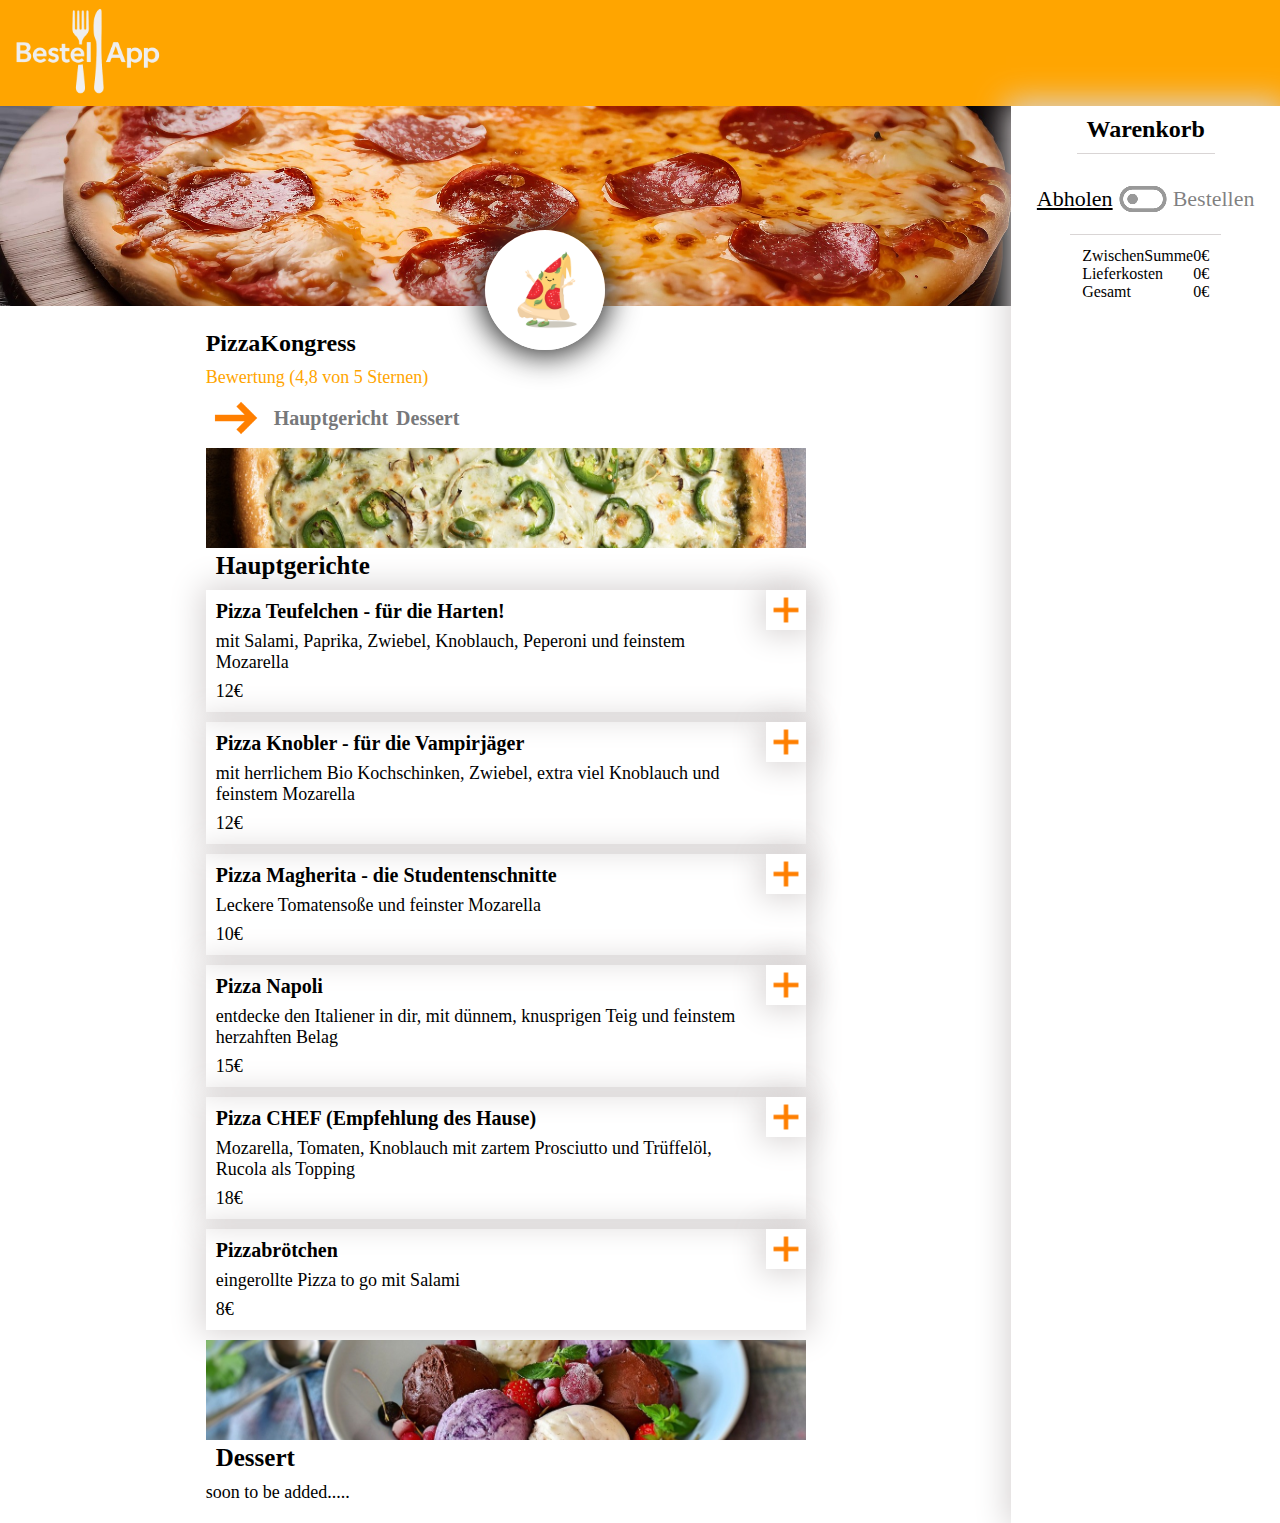
<file: index.html>
<!DOCTYPE html>
<html lang="de">

<head>
    <meta charset="UTF-8">
    <meta name="viewport" content="width=device-width, initial-scale=1.0">
    <link rel="stylesheet" href="./styles/standart.css">
    <link rel="stylesheet" href="./styles/basket.css">
    <link rel="stylesheet" href="./styles/mainContent.css">
    <script src="./scripts/script.js" defer></script>
    <script src="./scripts/db.js" defer></script>
    <script src="./scripts/template.js" defer></script>
    <link rel="icon" type="image/x-icon" href="./assets/icons/favicon-32x32.png">
    <title>BestellApp</title>
</head>

<body id="body" onload="renderAll(mainFood, shopingCart)">
    <header>
        <div class="imgContainer">
            <img src="./assets/icons/ChatGPT Image 4. Apr. 2025, 10_20_00.png" alt="">
        </div>
    </header>
    <div class="both-sections" id="renderSpot">
        <section id="food-select-section">
            <img class="welcomeFooodImg" src="./assets/img/pizza-7863713_1920.jpg" alt="">
            <div class="standartContainer">

                <h2>PizzaKongress</h2>
                <a href="./rating.html">
                    <p class="ratingInStars">Bewertung (4,8 von 5 Sternen)</p>
                </a>
                <div class="mainSideDish">
                    <img src="./assets/icons/arrow_right_alt_24dp_FF7F00_FILL0_wght600_GRAD0_opsz24.png" alt="">
                    <a href="#mainFoodSection">
                        <p>Hauptgericht</p>
                    </a>
                    <a href="#dessertSection">
                        <p>Dessert</p>
                    </a>
                </div>
                <img class="companyLogo" src="./assets/img/pizza-round-logo.png" alt="">
                <img class="mainFoodImg" src="./assets/img/pizza-3227292_1280.jpg" alt="">
                <h3 id="mainFoodSection" class="mainFoodHeadline">Hauptgerichte</h3>
                <div id="offerRenderContainer">

                </div>

                <!-- ---------------------------------------------Dessert section ------------------------------------------------------- -->

                <img class="dessertImg" src="./assets/img/ice-cream-3611698_1280.jpg" alt="">

                <h3 id="dessertSection" class="mainFoodHeadline">Dessert</h3>
                <div id="dessertRenderContainer">
                    <p>soon to be added.....</p>
                </div>
            </div>
        </section>
        <section id="shoppingCart" class="d_noneMedia">
            <div class="stickyShopingCart">
                <h2>Warenkorb</h2>
                <div class="toggleContent">
                    <p class="pickUp" id="pickUpID">Abholen</p>
                    <img onclick="changeToggleOffMode()" id="toggleImgOff"
                        src="./assets/icons/toggle_off_50dp_999999_FILL0_wght600_GRAD0_opsz48.png" alt="">
                    <img onclick="changeToggleOnMode()" class="d_none" id="toggleImgOn"
                        src="./assets/icons/toggle_on_50dp_FF7F00_FILL1_wght600_GRAD0_opsz48.png" alt="">
                    <p id="deliveryID">Bestellen</p>
                </div>
                <div class="basket-elements">
                    <div id="shopingCart" class="selected-food-shopping-cart">
                        <h3 class="pizzaName">Pizza Diavolo</h3>
                        <div class="foodControl">
                            <img class="plusMinus"
                                src="./assets/icons/remove_24dp_FF7F00_FILL0_wght600_GRAD0_opsz24.png" alt="">
                            <p>3x</p>
                            <img class="plusMinus" src="./assets/icons/add_24dp_FF7F00_FILL0_wght600_GRAD0_opsz24.png"
                                alt="">
                            <p>75 €</p>
                            <img src="./assets/icons/delete.png" alt="">
                        </div>
                        <h3 class="pizzaName">Pizzabrötchen</h3>
                        <div class="foodControl">
                            <img class="plusMinus"
                                src="./assets/icons/remove_24dp_FF7F00_FILL0_wght600_GRAD0_opsz24.png" alt="">
                            <p>5x</p>
                            <img class="plusMinus" src="./assets/icons/add_24dp_FF7F00_FILL0_wght600_GRAD0_opsz24.png"
                                alt="">
                            <p>10 €</p>
                            <img src="./assets/icons/delete.png" alt="">
                        </div>
                    </div>
                    <div class="calculatedPrice">
                        <table>
                            <tr>
                                <td>ZwischenSumme</td>
                                <td id="foodPrice">0€</td>
                            </tr>
                            <tr>
                                <td>Lieferkosten</td>
                                <td id="deliveryPrice">0€</td>
                            </tr>
                            <tr>
                                <td>Gesamt</td>
                                <td id="totalPrice">0€</td>
                            </tr>
                        </table>
                    </div>
                </div>
            </div>
        </section>
    </div>

    <div onclick="openShopingCart()"  class="shopingCartButton"><p id="shopingButtonID">Warenkorb</p></div>
</body>

</html>
</file>
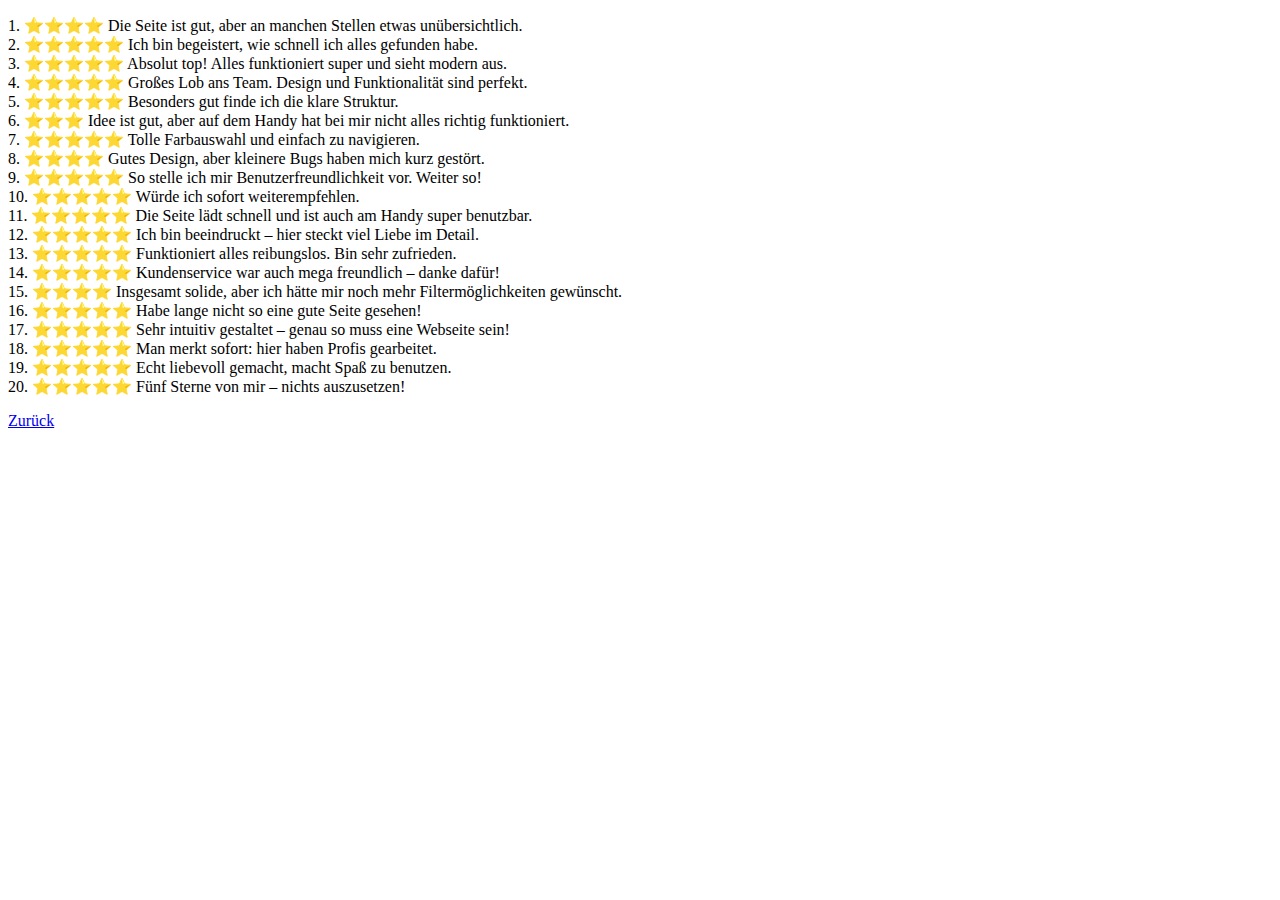
<file: rating.html>
<!DOCTYPE html>
<html lang="en">
<head>
    <meta charset="UTF-8">
    <meta name="viewport" content="width=device-width, initial-scale=1.0">
    <title>Ratings</title>
</head>
<body>
    <p>1. ⭐⭐⭐⭐
        Die Seite ist gut, aber an manchen Stellen etwas unübersichtlich. <br>
        
        2. ⭐⭐⭐⭐⭐
        Ich bin begeistert, wie schnell ich alles gefunden habe. <br>
        
        3. ⭐⭐⭐⭐⭐
        Absolut top! Alles funktioniert super und sieht modern aus. <br>
        
        4. ⭐⭐⭐⭐⭐
        Großes Lob ans Team. Design und Funktionalität sind perfekt. <br>
        
        5. ⭐⭐⭐⭐⭐
        Besonders gut finde ich die klare Struktur. <br>
        
        6. ⭐⭐⭐
        Idee ist gut, aber auf dem Handy hat bei mir nicht alles richtig funktioniert. <br>
        
        7. ⭐⭐⭐⭐⭐
        Tolle Farbauswahl und einfach zu navigieren. <br>
        
        8. ⭐⭐⭐⭐
        Gutes Design, aber kleinere Bugs haben mich kurz gestört. <br>
        
        9. ⭐⭐⭐⭐⭐
        So stelle ich mir Benutzerfreundlichkeit vor. Weiter so! <br>
        
        10. ⭐⭐⭐⭐⭐
        Würde ich sofort weiterempfehlen. <br>
        
        11. ⭐⭐⭐⭐⭐
        Die Seite lädt schnell und ist auch am Handy super benutzbar. <br>
        
        12. ⭐⭐⭐⭐⭐
        Ich bin beeindruckt – hier steckt viel Liebe im Detail. <br>
        
        13. ⭐⭐⭐⭐⭐
        Funktioniert alles reibungslos. Bin sehr zufrieden. <br>
        
        14. ⭐⭐⭐⭐⭐
        Kundenservice war auch mega freundlich – danke dafür! <br>
        
        15. ⭐⭐⭐⭐
        Insgesamt solide, aber ich hätte mir noch mehr Filtermöglichkeiten gewünscht. <br>
        
        16. ⭐⭐⭐⭐⭐
        Habe lange nicht so eine gute Seite gesehen! <br>
        
        17. ⭐⭐⭐⭐⭐
        Sehr intuitiv gestaltet – genau so muss eine Webseite sein! <br>
        
        18. ⭐⭐⭐⭐⭐
        Man merkt sofort: hier haben Profis gearbeitet. <br>
        
        19. ⭐⭐⭐⭐⭐
        Echt liebevoll gemacht, macht Spaß zu benutzen. <br>
        
        20. ⭐⭐⭐⭐⭐
        Fünf Sterne von mir – nichts auszusetzen! <br>
        
        </p>
        <a href="./index.html">Zurück</a>
</body>
</html>
</file>
<file: styles/standart.css>
* {
    margin: 0;
    padding: 0;
    box-sizing: border-box;
    scroll-behavior: smooth;
}



a {
    text-decoration: none;
    color: rgb(119, 120, 122);
}


header {
    background-color: orange;

}

.imgContainer {
    display: flex;
    justify-content: flex-start;
}

header img {
    width: 180px;
}

h2 {
    margin-bottom: 10px;
}

h3 {
    font-size: 20px;
}

p {
    font-size: 18px;
}

.d_none {
    display: none;
}

footer {
    background-color: orange;
    display: flex;
    align-items: center;
    flex-direction: column;
    color: white;
    font-size: 15px;
    padding: 15px;
    margin-top: auto;
    position: relative;
    left: 0;
    bottom: 0;
    width: 100%;
}
</file>
<file: styles/basket.css>
/*-------------------------------------------------shopping cart big---------------------------------- */
#shoppingCart {
    width: clamp(300px, 340px, 350px);
    box-shadow: 0px 0 30px 5px #d9d5d5;
    flex-grow: 1;
    position: relative;
    right: 0;
    top: 0;
    background-color: white;
    overflow: scroll;
}

  #shoppingCart::-webkit-scrollbar {
  display: none;
}

.stickyShopingCart {
    top: 0;
    position: sticky;
    display: flex;
    justify-content: center;
    align-items: center;
    flex-direction: column;
}

#shoppingCart h2 {
    text-align: center;
    padding: 10px;
    border-bottom: 1px solid #d9d5d5;
}

.basket-elements {
    max-height: 55vh;
    overflow-x: hidden;
}

.toggleContent {
    display: flex;
    justify-content: center;
    align-items: center;
    gap: 5px;
    padding: 10px;
    color: #00000080;
    user-select: none;
}

.toggleContent p {
    font-size: 22px;
}

.delivery {
    color: #ff7a00;
    text-decoration: underline;
}

.pickUp {
    color: black;
    text-decoration: underline;
}

.foodControl {
    display: flex;
    align-items: center;
    justify-content: center;
    flex-direction: row;
    justify-content: space-between;
    margin-bottom: 10px;
    padding: 0 10px;
}

.amountContainer {
    display: flex;
    align-items: center;
    justify-content: center;
    flex-direction: row;
    justify-content: space-between;
    gap: 8px;
}

.foodControl img {
    width: 40px;

}

.foodControl img:hover {
    border-radius: 50%;
    border: solid orange 2px;
}

.pizzaName {
    padding: 10px;
}

.plusMinus {
    font-size: 50px;
}

.calculatedPrice {
    padding: 10px;
    border-top: 1px solid #d9d5d5;
}

.calculatedPrice table {
    width: 100%;
}

.calculatedPrice tr {
    display: flex;
    justify-content: space-between;
}

.deliveryButton {
    display: flex;
    justify-content: center;
    background-color: rgb(68, 85, 243);
    height: 50px;
    width: 90%;
    border-radius: 20px;
    margin-top: 20px;
    user-select: none;
}

.deliveryButton:hover {
    background-color: rgb(15, 37, 233);
    cursor: pointer;

}

.deliveryButton p {
    display: flex;
    justify-content: center;
    align-items: center;
    color: white;
    font-size: 25px;
}

.emptyShopingCart {
    display: flex;
    justify-content: center;
    align-items: center;
    flex-direction: column;
    gap: 12px;
    margin: 50px;
}

.emptyShopingCart img {
    width: 80px;
}

.deliveryNotification {
    display: flex;
    justify-content: space-between;
    align-items: center;
    margin: 20px;
    background-color: white;
    border: 2px solid orange;
}

/* --------------------------------------------- shopingCartSmall---------------------------------------------------- */

.closingTag {
    display: none;
    position: relative;
    width: 32px;
    top: 20px;
    right: -230px;
}

.closingTag:hover {
    border-radius: 50%;
    border: solid orange 2px;
}

.shopingCartButton {
    background-color: rgb(68, 85, 243);
    bottom: 20px;
    margin: 0 auto;
    left: -190px;
    right: 0;
    position: sticky;
    height: 50px;
    width: 300px;
    display: none;
    justify-content: center;
    align-items: center;
    user-select: none;
    border-radius: 20px;

}



.shopingCartButton:hover {
    background-color: rgb(15, 37, 233);
    cursor: pointer;
}

.shopingCartButton p {
    display: flex;
    justify-content: center;
    color: white;
    font-size: 28px;
}
</file>
<file: styles/mainContent.css>
.both-sections {
    display: flex;
    justify-content: center;
    flex-direction: row;
}



/*-----------------------------------------food-beginning---select-section---------------------------------- */



#food-select-section {
    width: 100vw;
}

.standartContainer {
    padding: 20px;
    margin: auto;
    width: clamp(500px, 50vw, 1940px);
}

.welcomeFooodImg {
    object-fit: cover;
    height: 200px;
    width: 100%;
}

.companyLogo {
    position: absolute;
    margin: 0 auto;
    left: -190px;
    right: 0;
    top: 230px;
    width: 120px;
    border-radius: 100px;
    box-shadow: 0px 0 30px 5px #272727;
}

.mainSideDish {
    display: flex;
    align-items: center;
    flex-direction: row;
    gap: 8px;

}

.mainSideDish p {
    font-size: 20px;
    font-weight: 600;
}

.mainSideDish img {
    width: 60px;
}

.ratingInStars {
    color: orange;
}


/*-----------------------------------------food-main-select-section---------------------------------- */

.mainFoodImg {
    object-fit: cover;
    height: 100px;
    width: 100%;
}

.offerContainer {
    display: flex;
    justify-content: space-between;
    flex-direction: row;
    box-shadow: 0px 0 30px 5px #d9d5d5;
    margin-bottom: 10px;
    cursor: pointer;
}

.offerContainer:hover {
    background-color: #ffcf78;
}

.mainFoodHeadline {
    font-size: 25px;
    padding-left: 10px;
    margin-bottom: 10px;
}

.offerDescription {
    display: flex;
    flex-direction: column;
    gap: 8px;
    padding: 10px;
}

.offerContainer img {
    height: 40px;
    box-shadow: 0px 0 30px 5px #d9d5d5;
    background-color: white;
}

.offerContainer img:hover {
    border: 1px solid black;
}


/* -------------------------------------desserts--------------------------------------------------- */

.dessertImg {
    object-fit: cover;
    height: 100px;
    width: 100%;
}
</file>
